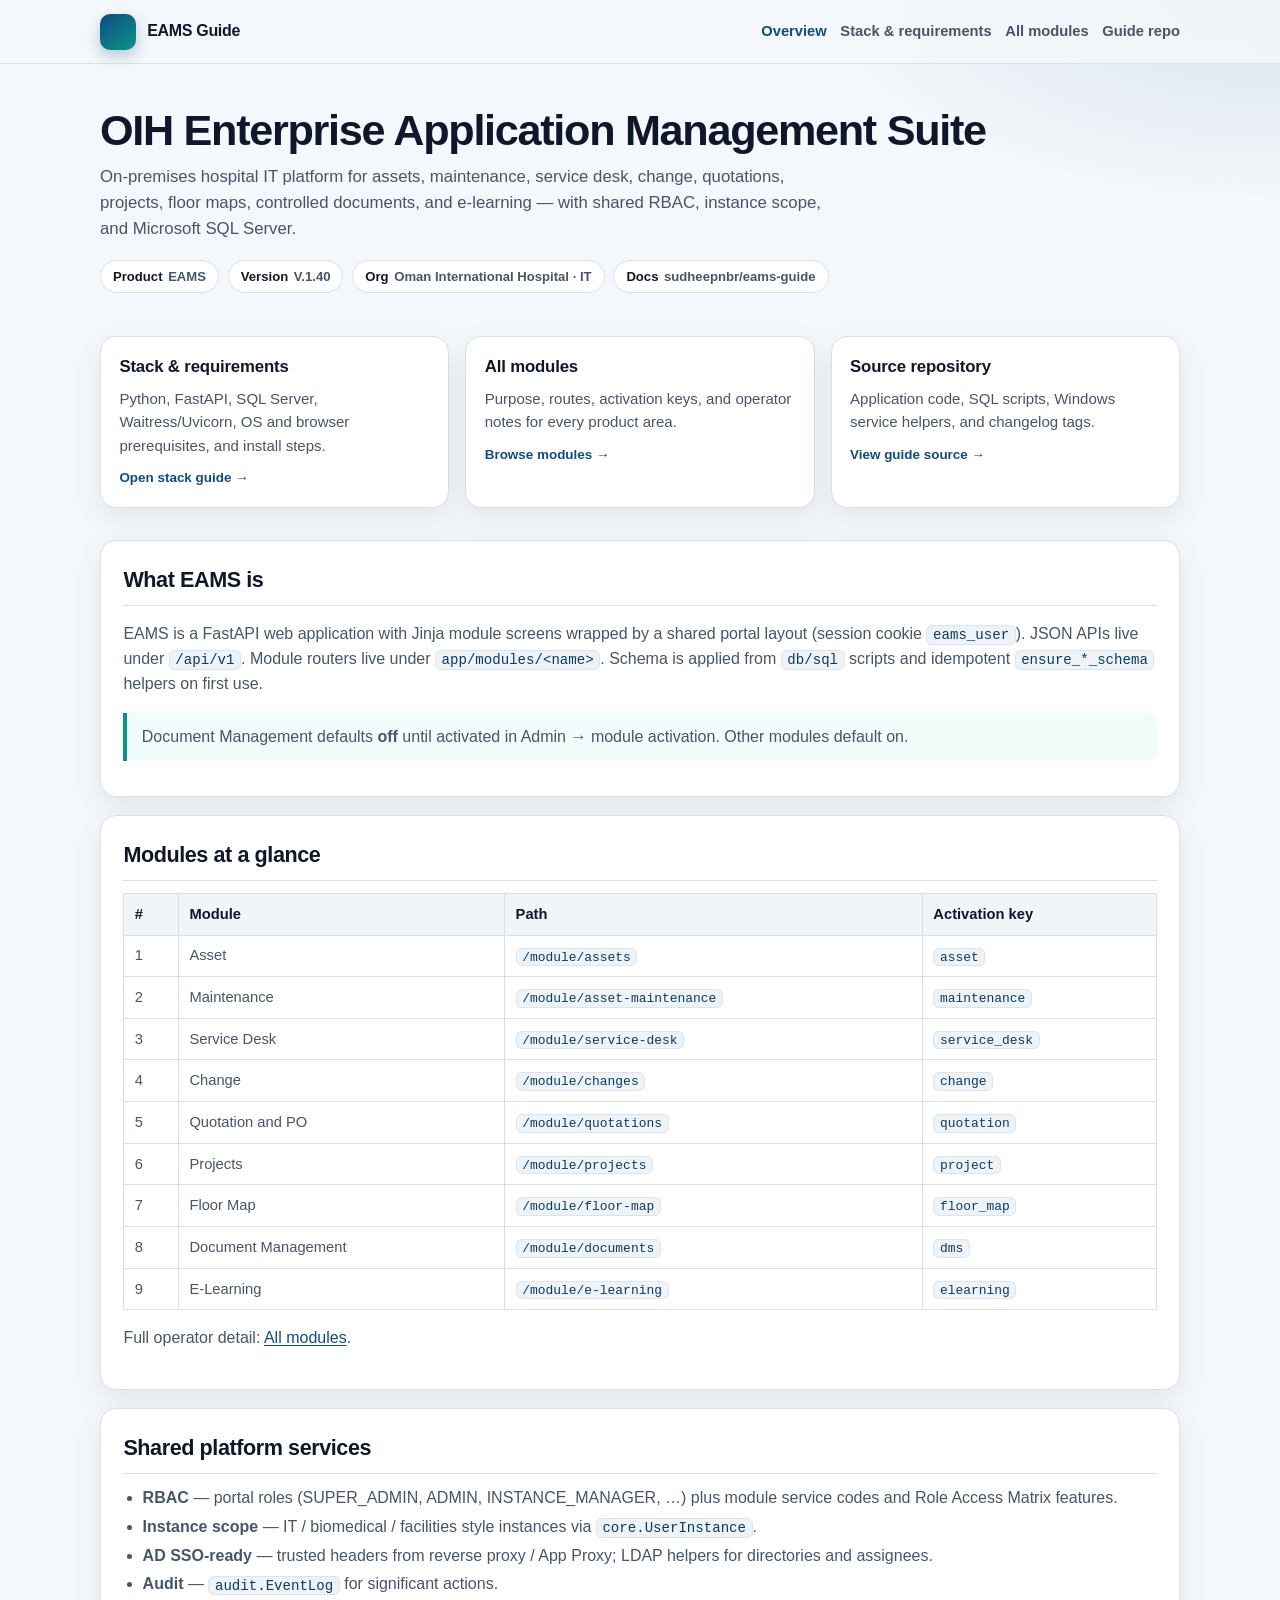
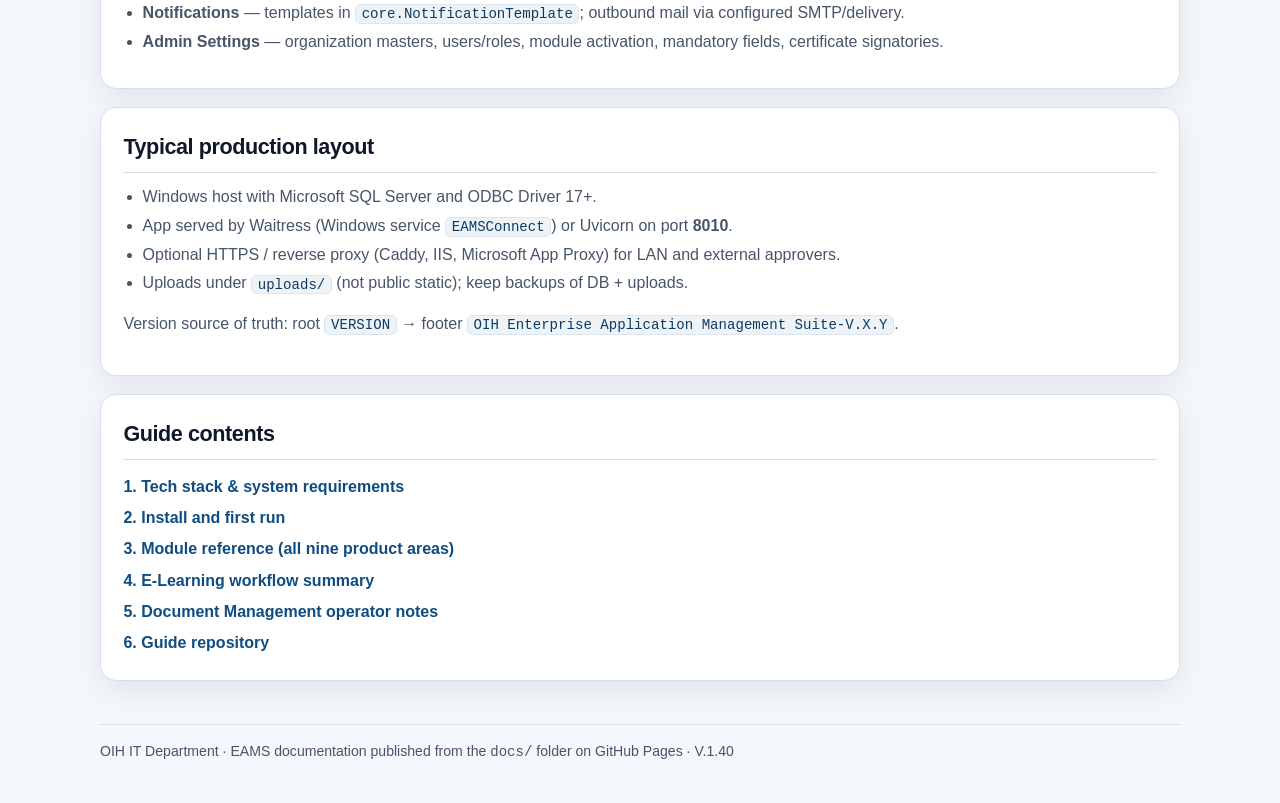
<file: index.html>
<!DOCTYPE html>
<html lang="en">
<head>
  <meta charset="utf-8">
  <meta name="viewport" content="width=device-width, initial-scale=1">
  <title>EAMS Guide — Oman International Hospital</title>
  <meta name="description" content="Complete guide, tech stack, and requirements for the OIH Enterprise Application Management Suite (EAMS).">
  <link rel="stylesheet" href="styles.css">
</head>
<body>
  <header class="topnav">
    <div class="wrap topnav-inner">
      <a class="brand" href="index.html"><span class="brand-mark" aria-hidden="true"></span>EAMS Guide</a>
      <nav class="nav-links" aria-label="Guide">
        <a class="is-on" href="index.html">Overview</a>
        <a href="stack-requirements.html">Stack &amp; requirements</a>
        <a href="modules.html">All modules</a>
        <a href="https://github.com/sudheepnbr/eams-guide">Guide repo</a>
      </nav>
    </div>
  </header>

  <main class="wrap">
    <div class="hero">
      <h1>OIH Enterprise Application Management Suite</h1>
      <p>
        On-premises hospital IT platform for assets, maintenance, service desk, change,
        quotations, projects, floor maps, controlled documents, and e-learning — with shared
        RBAC, instance scope, and Microsoft SQL Server.
      </p>
      <div class="meta">
        <span class="pill"><strong>Product</strong> EAMS</span>
        <span class="pill"><strong>Version</strong> V.1.40</span>
        <span class="pill"><strong>Org</strong> Oman International Hospital · IT</span>
        <span class="pill"><strong>Docs</strong> sudheepnbr/eams-guide</span>
      </div>
    </div>

    <div class="grid">
      <article class="card">
        <h3>Stack &amp; requirements</h3>
        <p>Python, FastAPI, SQL Server, Waitress/Uvicorn, OS and browser prerequisites, and install steps.</p>
        <a class="href" href="stack-requirements.html">Open stack guide →</a>
      </article>
      <article class="card">
        <h3>All modules</h3>
        <p>Purpose, routes, activation keys, and operator notes for every product area.</p>
        <a class="href" href="modules.html">Browse modules →</a>
      </article>
      <article class="card">
        <h3>Source repository</h3>
        <p>Application code, SQL scripts, Windows service helpers, and changelog tags.</p>
        <a class="href" href="https://github.com/sudheepnbr/eams-guide">View guide source →</a>
      </article>
    </div>

    <section id="what">
      <h2>What EAMS is</h2>
      <p>
        EAMS is a FastAPI web application with Jinja module screens wrapped by a shared portal layout
        (session cookie <code>eams_user</code>). JSON APIs live under <code>/api/v1</code>.
        Module routers live under <code>app/modules/&lt;name&gt;</code>. Schema is applied from
        <code>db/sql</code> scripts and idempotent <code>ensure_*_schema</code> helpers on first use.
      </p>
      <div class="note">
        Document Management defaults <strong>off</strong> until activated in Admin → module activation.
        Other modules default on.
      </div>
    </section>

    <section id="modules-at-a-glance">
      <h2>Modules at a glance</h2>
      <table>
        <thead>
          <tr><th>#</th><th>Module</th><th>Path</th><th>Activation key</th></tr>
        </thead>
        <tbody>
          <tr><td>1</td><td>Asset</td><td><code>/module/assets</code></td><td><code>asset</code></td></tr>
          <tr><td>2</td><td>Maintenance</td><td><code>/module/asset-maintenance</code></td><td><code>maintenance</code></td></tr>
          <tr><td>3</td><td>Service Desk</td><td><code>/module/service-desk</code></td><td><code>service_desk</code></td></tr>
          <tr><td>4</td><td>Change</td><td><code>/module/changes</code></td><td><code>change</code></td></tr>
          <tr><td>5</td><td>Quotation and PO</td><td><code>/module/quotations</code></td><td><code>quotation</code></td></tr>
          <tr><td>6</td><td>Projects</td><td><code>/module/projects</code></td><td><code>project</code></td></tr>
          <tr><td>7</td><td>Floor Map</td><td><code>/module/floor-map</code></td><td><code>floor_map</code></td></tr>
          <tr><td>8</td><td>Document Management</td><td><code>/module/documents</code></td><td><code>dms</code></td></tr>
          <tr><td>9</td><td>E-Learning</td><td><code>/module/e-learning</code></td><td><code>elearning</code></td></tr>
        </tbody>
      </table>
      <p>Full operator detail: <a href="modules.html">All modules</a>.</p>
    </section>

    <section id="platform">
      <h2>Shared platform services</h2>
      <ul>
        <li><strong>RBAC</strong> — portal roles (SUPER_ADMIN, ADMIN, INSTANCE_MANAGER, …) plus module service codes and Role Access Matrix features.</li>
        <li><strong>Instance scope</strong> — IT / biomedical / facilities style instances via <code>core.UserInstance</code>.</li>
        <li><strong>AD SSO-ready</strong> — trusted headers from reverse proxy / App Proxy; LDAP helpers for directories and assignees.</li>
        <li><strong>Audit</strong> — <code>audit.EventLog</code> for significant actions.</li>
        <li><strong>Notifications</strong> — templates in <code>core.NotificationTemplate</code>; outbound mail via configured SMTP/delivery.</li>
        <li><strong>Admin Settings</strong> — organization masters, users/roles, module activation, mandatory fields, certificate signatories.</li>
      </ul>
    </section>

    <section id="ops">
      <h2>Typical production layout</h2>
      <ul>
        <li>Windows host with Microsoft SQL Server and ODBC Driver 17+.</li>
        <li>App served by Waitress (Windows service <code>EAMSConnect</code>) or Uvicorn on port <strong>8010</strong>.</li>
        <li>Optional HTTPS / reverse proxy (Caddy, IIS, Microsoft App Proxy) for LAN and external approvers.</li>
        <li>Uploads under <code>uploads/</code> (not public static); keep backups of DB + uploads.</li>
      </ul>
      <p>Version source of truth: root <code>VERSION</code> → footer <code>OIH Enterprise Application Management Suite-V.X.Y</code>.</p>
    </section>

    <section id="toc">
      <h2>Guide contents</h2>
      <div class="toc">
        <a href="stack-requirements.html">1. Tech stack &amp; system requirements</a>
        <a href="stack-requirements.html#install">2. Install and first run</a>
        <a href="modules.html">3. Module reference (all nine product areas)</a>
        <a href="modules.html#elearning">4. E-Learning workflow summary</a>
        <a href="modules.html#dms">5. Document Management operator notes</a>
        <a href="https://github.com/sudheepnbr/eams-guide">6. Guide repository</a>
      </div>
    </section>
  </main>

  <footer>
    <div class="wrap">
      OIH IT Department · EAMS documentation published from the <code>docs/</code> folder on GitHub Pages · V.1.40
    </div>
  </footer>
</body>
</html>
</file>
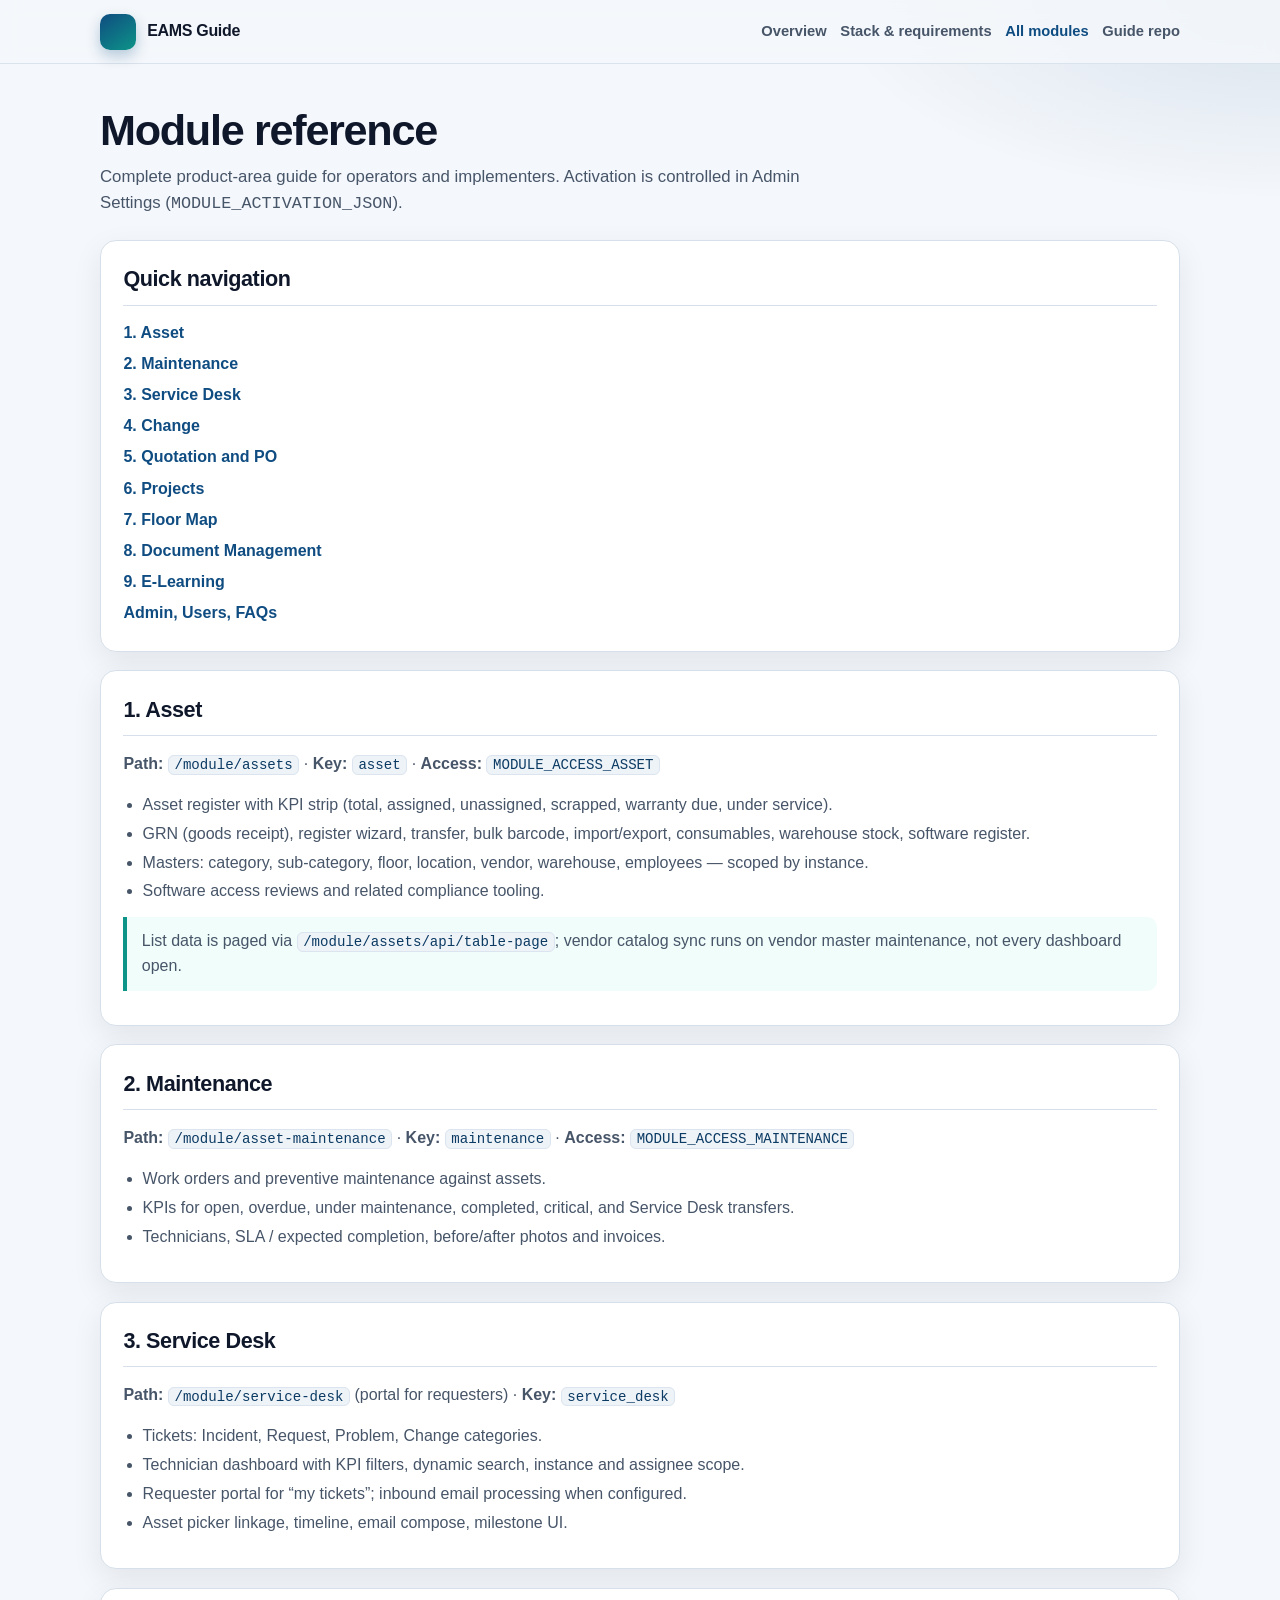
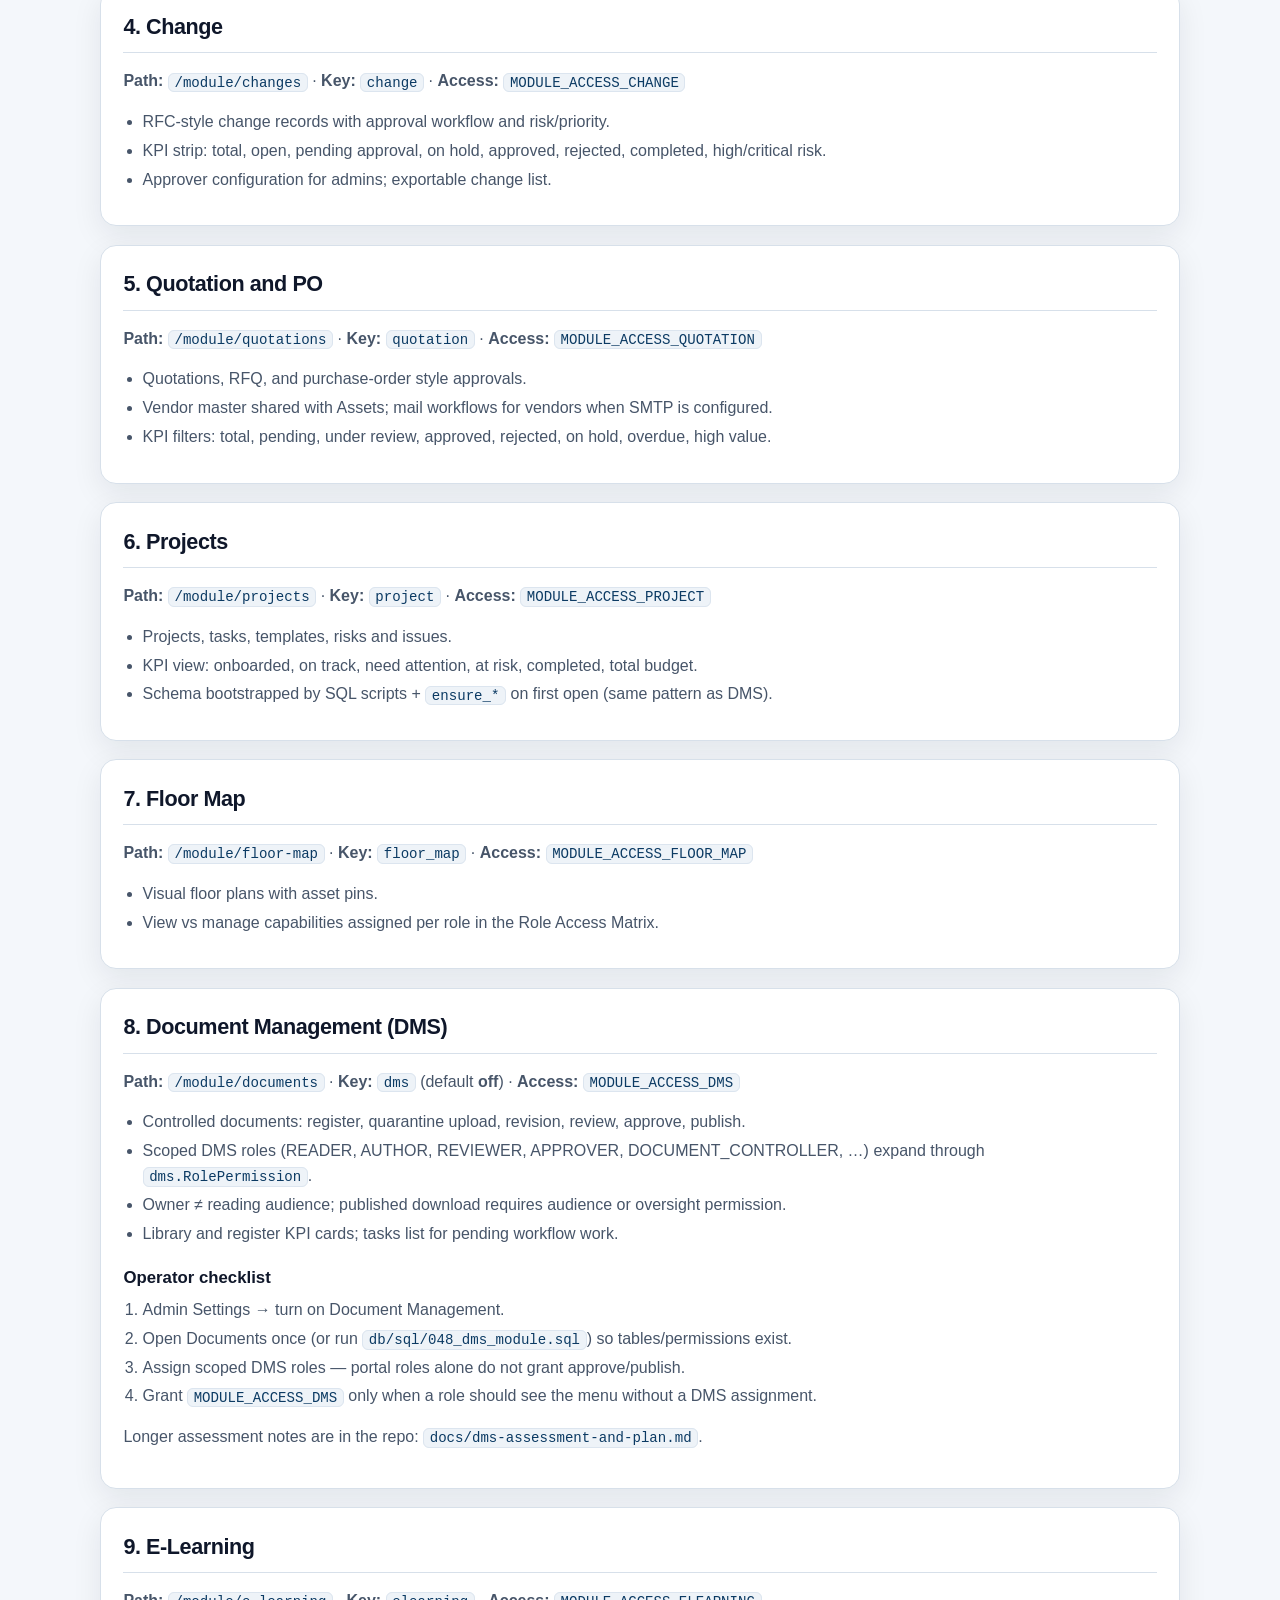
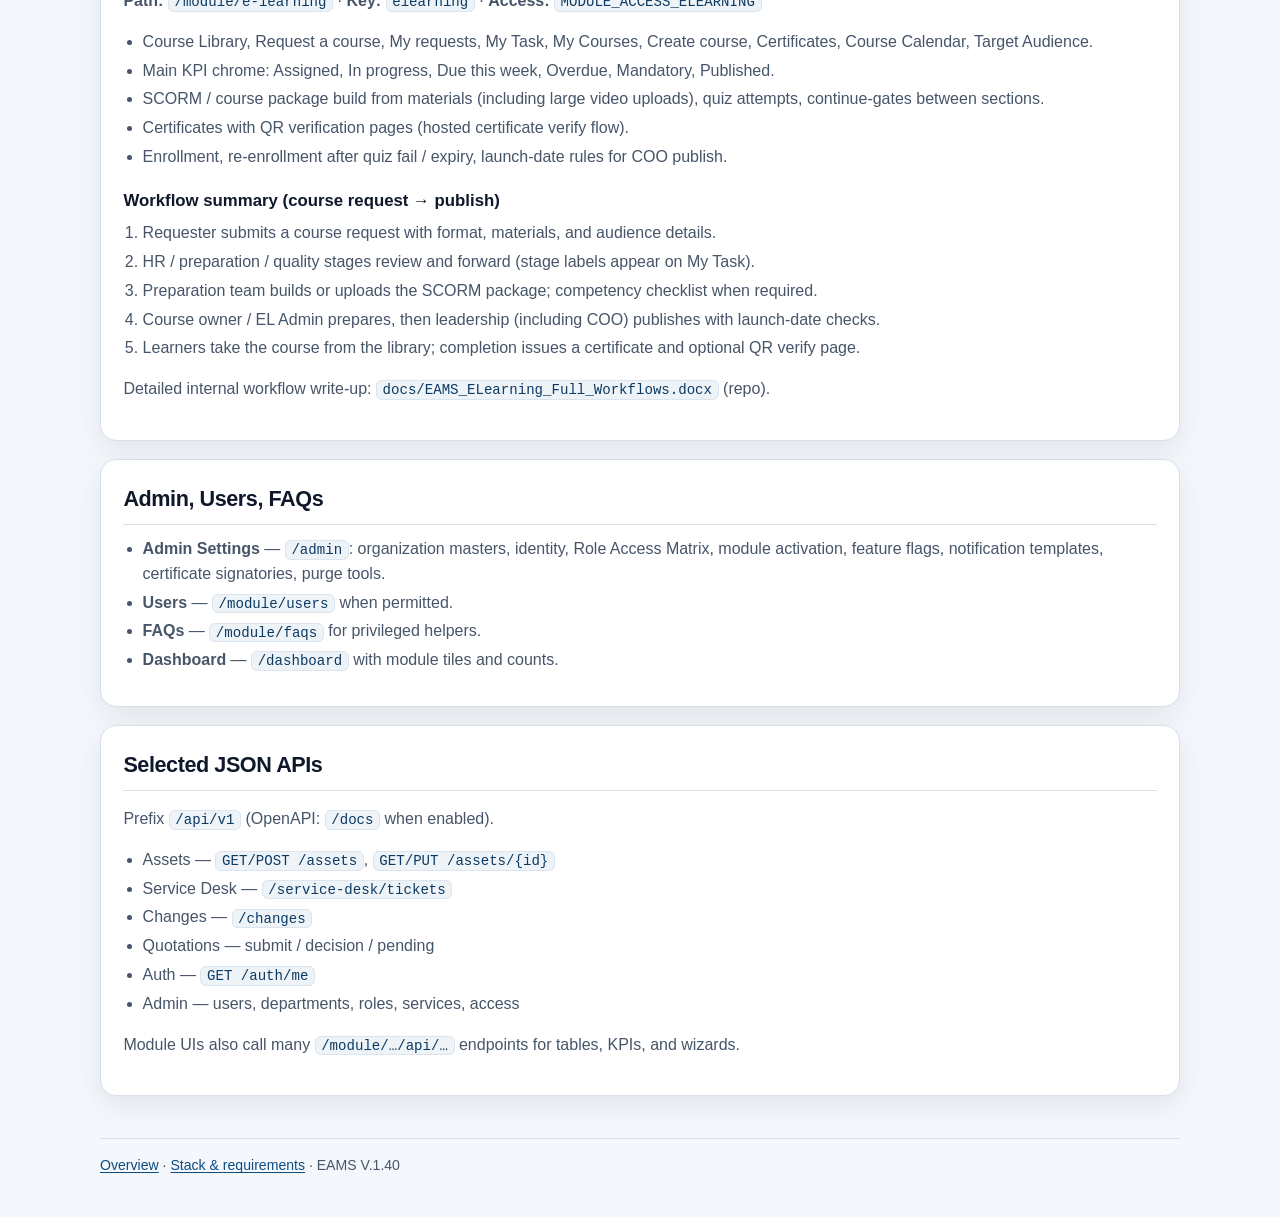
<file: modules.html>
<!DOCTYPE html>
<html lang="en">
<head>
  <meta charset="utf-8">
  <meta name="viewport" content="width=device-width, initial-scale=1">
  <title>All modules — EAMS Guide</title>
  <link rel="stylesheet" href="styles.css">
</head>
<body>
  <header class="topnav">
    <div class="wrap topnav-inner">
      <a class="brand" href="index.html"><span class="brand-mark" aria-hidden="true"></span>EAMS Guide</a>
      <nav class="nav-links" aria-label="Guide">
        <a href="index.html">Overview</a>
        <a href="stack-requirements.html">Stack &amp; requirements</a>
        <a class="is-on" href="modules.html">All modules</a>
        <a href="https://github.com/sudheepnbr/eams-guide">Guide repo</a>
      </nav>
    </div>
  </header>

  <main class="wrap">
    <div class="hero">
      <h1>Module reference</h1>
      <p>Complete product-area guide for operators and implementers. Activation is controlled in Admin Settings (<code>MODULE_ACTIVATION_JSON</code>).</p>
    </div>

    <section>
      <h2>Quick navigation</h2>
      <div class="toc">
        <a href="#asset">1. Asset</a>
        <a href="#maintenance">2. Maintenance</a>
        <a href="#service-desk">3. Service Desk</a>
        <a href="#change">4. Change</a>
        <a href="#quotation">5. Quotation and PO</a>
        <a href="#projects">6. Projects</a>
        <a href="#floor-map">7. Floor Map</a>
        <a href="#dms">8. Document Management</a>
        <a href="#elearning">9. E-Learning</a>
        <a href="#admin">Admin, Users, FAQs</a>
      </div>
    </section>

    <section id="asset">
      <h2>1. Asset</h2>
      <p><strong>Path:</strong> <code>/module/assets</code> · <strong>Key:</strong> <code>asset</code> · <strong>Access:</strong> <code>MODULE_ACCESS_ASSET</code></p>
      <ul>
        <li>Asset register with KPI strip (total, assigned, unassigned, scrapped, warranty due, under service).</li>
        <li>GRN (goods receipt), register wizard, transfer, bulk barcode, import/export, consumables, warehouse stock, software register.</li>
        <li>Masters: category, sub-category, floor, location, vendor, warehouse, employees — scoped by instance.</li>
        <li>Software access reviews and related compliance tooling.</li>
      </ul>
      <p class="note">List data is paged via <code>/module/assets/api/table-page</code>; vendor catalog sync runs on vendor master maintenance, not every dashboard open.</p>
    </section>

    <section id="maintenance">
      <h2>2. Maintenance</h2>
      <p><strong>Path:</strong> <code>/module/asset-maintenance</code> · <strong>Key:</strong> <code>maintenance</code> · <strong>Access:</strong> <code>MODULE_ACCESS_MAINTENANCE</code></p>
      <ul>
        <li>Work orders and preventive maintenance against assets.</li>
        <li>KPIs for open, overdue, under maintenance, completed, critical, and Service Desk transfers.</li>
        <li>Technicians, SLA / expected completion, before/after photos and invoices.</li>
      </ul>
    </section>

    <section id="service-desk">
      <h2>3. Service Desk</h2>
      <p><strong>Path:</strong> <code>/module/service-desk</code> (portal for requesters) · <strong>Key:</strong> <code>service_desk</code></p>
      <ul>
        <li>Tickets: Incident, Request, Problem, Change categories.</li>
        <li>Technician dashboard with KPI filters, dynamic search, instance and assignee scope.</li>
        <li>Requester portal for “my tickets”; inbound email processing when configured.</li>
        <li>Asset picker linkage, timeline, email compose, milestone UI.</li>
      </ul>
    </section>

    <section id="change">
      <h2>4. Change</h2>
      <p><strong>Path:</strong> <code>/module/changes</code> · <strong>Key:</strong> <code>change</code> · <strong>Access:</strong> <code>MODULE_ACCESS_CHANGE</code></p>
      <ul>
        <li>RFC-style change records with approval workflow and risk/priority.</li>
        <li>KPI strip: total, open, pending approval, on hold, approved, rejected, completed, high/critical risk.</li>
        <li>Approver configuration for admins; exportable change list.</li>
      </ul>
    </section>

    <section id="quotation">
      <h2>5. Quotation and PO</h2>
      <p><strong>Path:</strong> <code>/module/quotations</code> · <strong>Key:</strong> <code>quotation</code> · <strong>Access:</strong> <code>MODULE_ACCESS_QUOTATION</code></p>
      <ul>
        <li>Quotations, RFQ, and purchase-order style approvals.</li>
        <li>Vendor master shared with Assets; mail workflows for vendors when SMTP is configured.</li>
        <li>KPI filters: total, pending, under review, approved, rejected, on hold, overdue, high value.</li>
      </ul>
    </section>

    <section id="projects">
      <h2>6. Projects</h2>
      <p><strong>Path:</strong> <code>/module/projects</code> · <strong>Key:</strong> <code>project</code> · <strong>Access:</strong> <code>MODULE_ACCESS_PROJECT</code></p>
      <ul>
        <li>Projects, tasks, templates, risks and issues.</li>
        <li>KPI view: onboarded, on track, need attention, at risk, completed, total budget.</li>
        <li>Schema bootstrapped by SQL scripts + <code>ensure_*</code> on first open (same pattern as DMS).</li>
      </ul>
    </section>

    <section id="floor-map">
      <h2>7. Floor Map</h2>
      <p><strong>Path:</strong> <code>/module/floor-map</code> · <strong>Key:</strong> <code>floor_map</code> · <strong>Access:</strong> <code>MODULE_ACCESS_FLOOR_MAP</code></p>
      <ul>
        <li>Visual floor plans with asset pins.</li>
        <li>View vs manage capabilities assigned per role in the Role Access Matrix.</li>
      </ul>
    </section>

    <section id="dms">
      <h2>8. Document Management (DMS)</h2>
      <p><strong>Path:</strong> <code>/module/documents</code> · <strong>Key:</strong> <code>dms</code> (default <strong>off</strong>) · <strong>Access:</strong> <code>MODULE_ACCESS_DMS</code></p>
      <ul>
        <li>Controlled documents: register, quarantine upload, revision, review, approve, publish.</li>
        <li>Scoped DMS roles (READER, AUTHOR, REVIEWER, APPROVER, DOCUMENT_CONTROLLER, …) expand through <code>dms.RolePermission</code>.</li>
        <li>Owner ≠ reading audience; published download requires audience or oversight permission.</li>
        <li>Library and register KPI cards; tasks list for pending workflow work.</li>
      </ul>
      <h3>Operator checklist</h3>
      <ol>
        <li>Admin Settings → turn on Document Management.</li>
        <li>Open Documents once (or run <code>db/sql/048_dms_module.sql</code>) so tables/permissions exist.</li>
        <li>Assign scoped DMS roles — portal roles alone do not grant approve/publish.</li>
        <li>Grant <code>MODULE_ACCESS_DMS</code> only when a role should see the menu without a DMS assignment.</li>
      </ol>
      <p>Longer assessment notes are in the repo: <code>docs/dms-assessment-and-plan.md</code>.</p>
    </section>

    <section id="elearning">
      <h2>9. E-Learning</h2>
      <p><strong>Path:</strong> <code>/module/e-learning</code> · <strong>Key:</strong> <code>elearning</code> · <strong>Access:</strong> <code>MODULE_ACCESS_ELEARNING</code></p>
      <ul>
        <li>Course Library, Request a course, My requests, My Task, My Courses, Create course, Certificates, Course Calendar, Target Audience.</li>
        <li>Main KPI chrome: Assigned, In progress, Due this week, Overdue, Mandatory, Published.</li>
        <li>SCORM / course package build from materials (including large video uploads), quiz attempts, continue-gates between sections.</li>
        <li>Certificates with QR verification pages (hosted certificate verify flow).</li>
        <li>Enrollment, re-enrollment after quiz fail / expiry, launch-date rules for COO publish.</li>
      </ul>
      <h3>Workflow summary (course request → publish)</h3>
      <ol>
        <li>Requester submits a course request with format, materials, and audience details.</li>
        <li>HR / preparation / quality stages review and forward (stage labels appear on My Task).</li>
        <li>Preparation team builds or uploads the SCORM package; competency checklist when required.</li>
        <li>Course owner / EL Admin prepares, then leadership (including COO) publishes with launch-date checks.</li>
        <li>Learners take the course from the library; completion issues a certificate and optional QR verify page.</li>
      </ol>
      <p>Detailed internal workflow write-up: <code>docs/EAMS_ELearning_Full_Workflows.docx</code> (repo).</p>
    </section>

    <section id="admin">
      <h2>Admin, Users, FAQs</h2>
      <ul>
        <li><strong>Admin Settings</strong> — <code>/admin</code>: organization masters, identity, Role Access Matrix, module activation, feature flags, notification templates, certificate signatories, purge tools.</li>
        <li><strong>Users</strong> — <code>/module/users</code> when permitted.</li>
        <li><strong>FAQs</strong> — <code>/module/faqs</code> for privileged helpers.</li>
        <li><strong>Dashboard</strong> — <code>/dashboard</code> with module tiles and counts.</li>
      </ul>
    </section>

    <section id="api">
      <h2>Selected JSON APIs</h2>
      <p>Prefix <code>/api/v1</code> (OpenAPI: <code>/docs</code> when enabled).</p>
      <ul>
        <li>Assets — <code>GET/POST /assets</code>, <code>GET/PUT /assets/{id}</code></li>
        <li>Service Desk — <code>/service-desk/tickets</code></li>
        <li>Changes — <code>/changes</code></li>
        <li>Quotations — submit / decision / pending</li>
        <li>Auth — <code>GET /auth/me</code></li>
        <li>Admin — users, departments, roles, services, access</li>
      </ul>
      <p>Module UIs also call many <code>/module/…/api/…</code> endpoints for tables, KPIs, and wizards.</p>
    </section>
  </main>

  <footer>
    <div class="wrap">
      <a href="index.html">Overview</a> · <a href="stack-requirements.html">Stack &amp; requirements</a> · EAMS V.1.40
    </div>
  </footer>
</body>
</html>
</file>
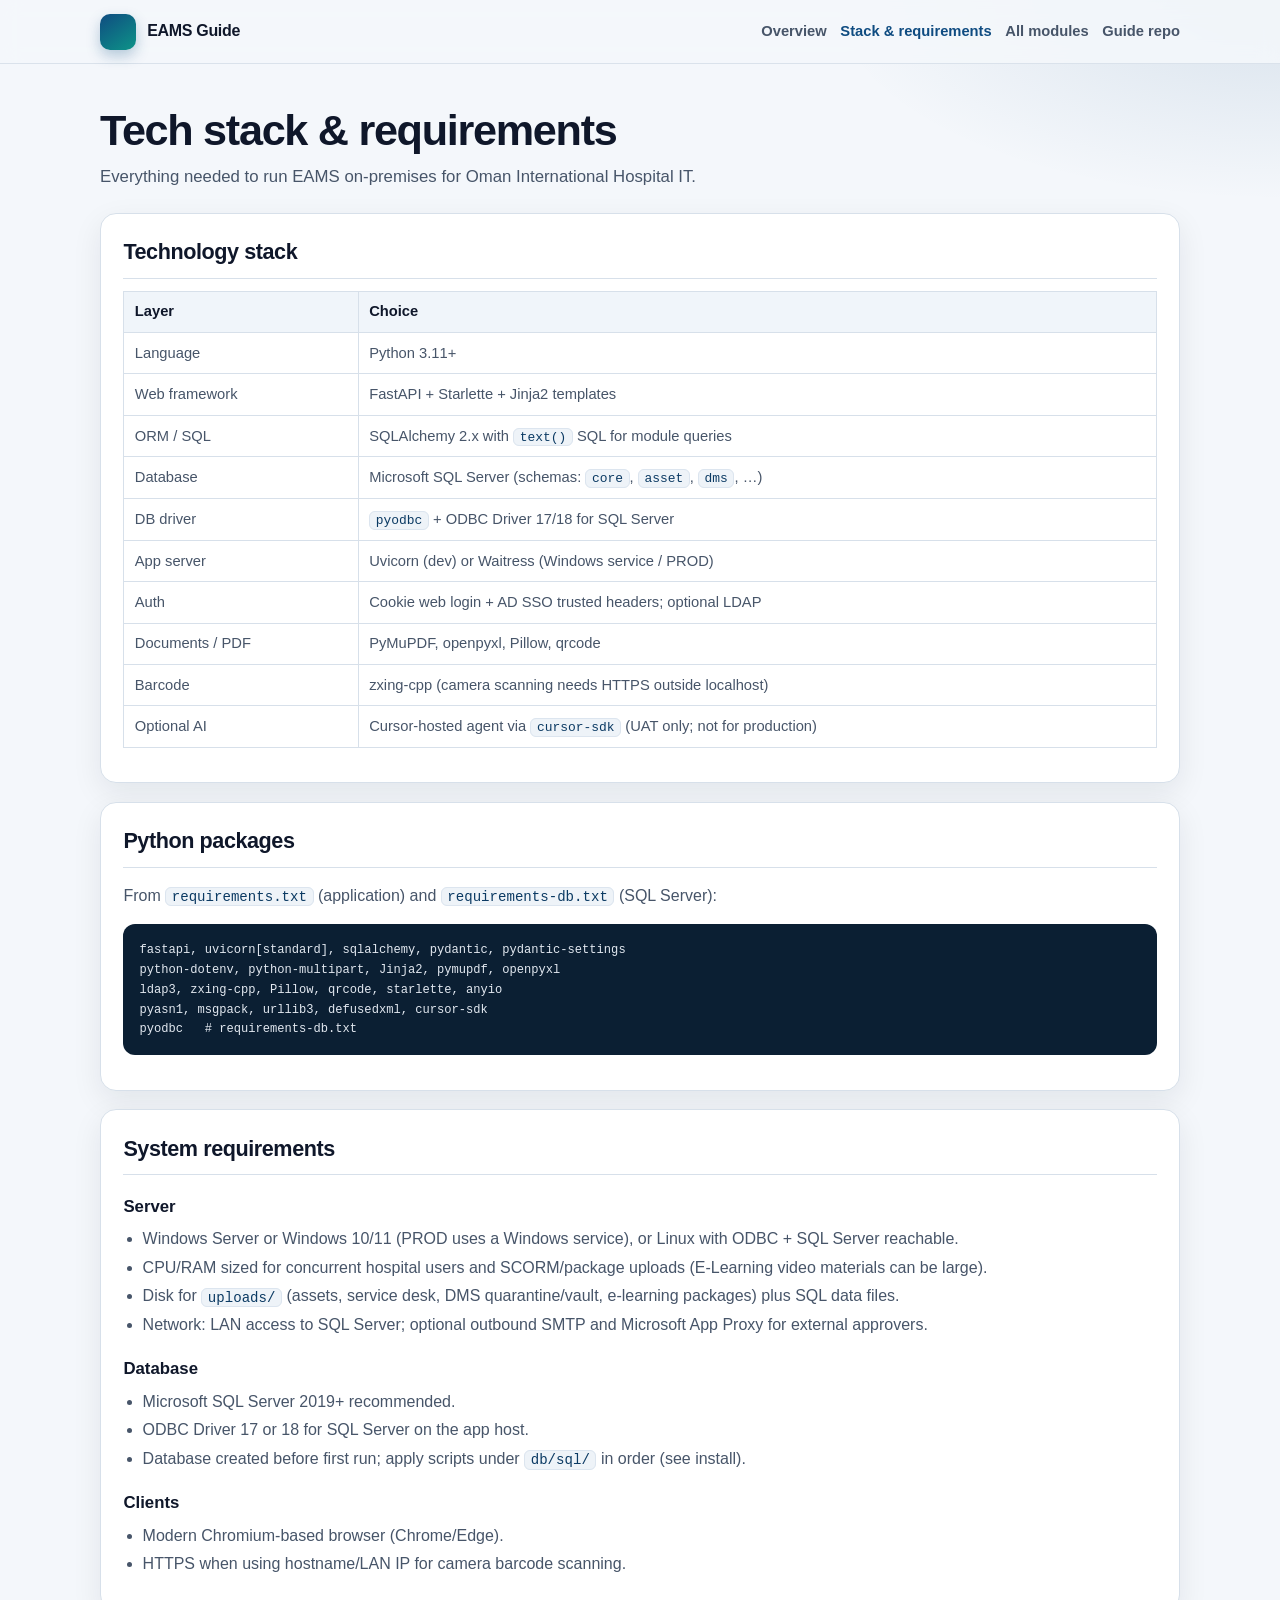
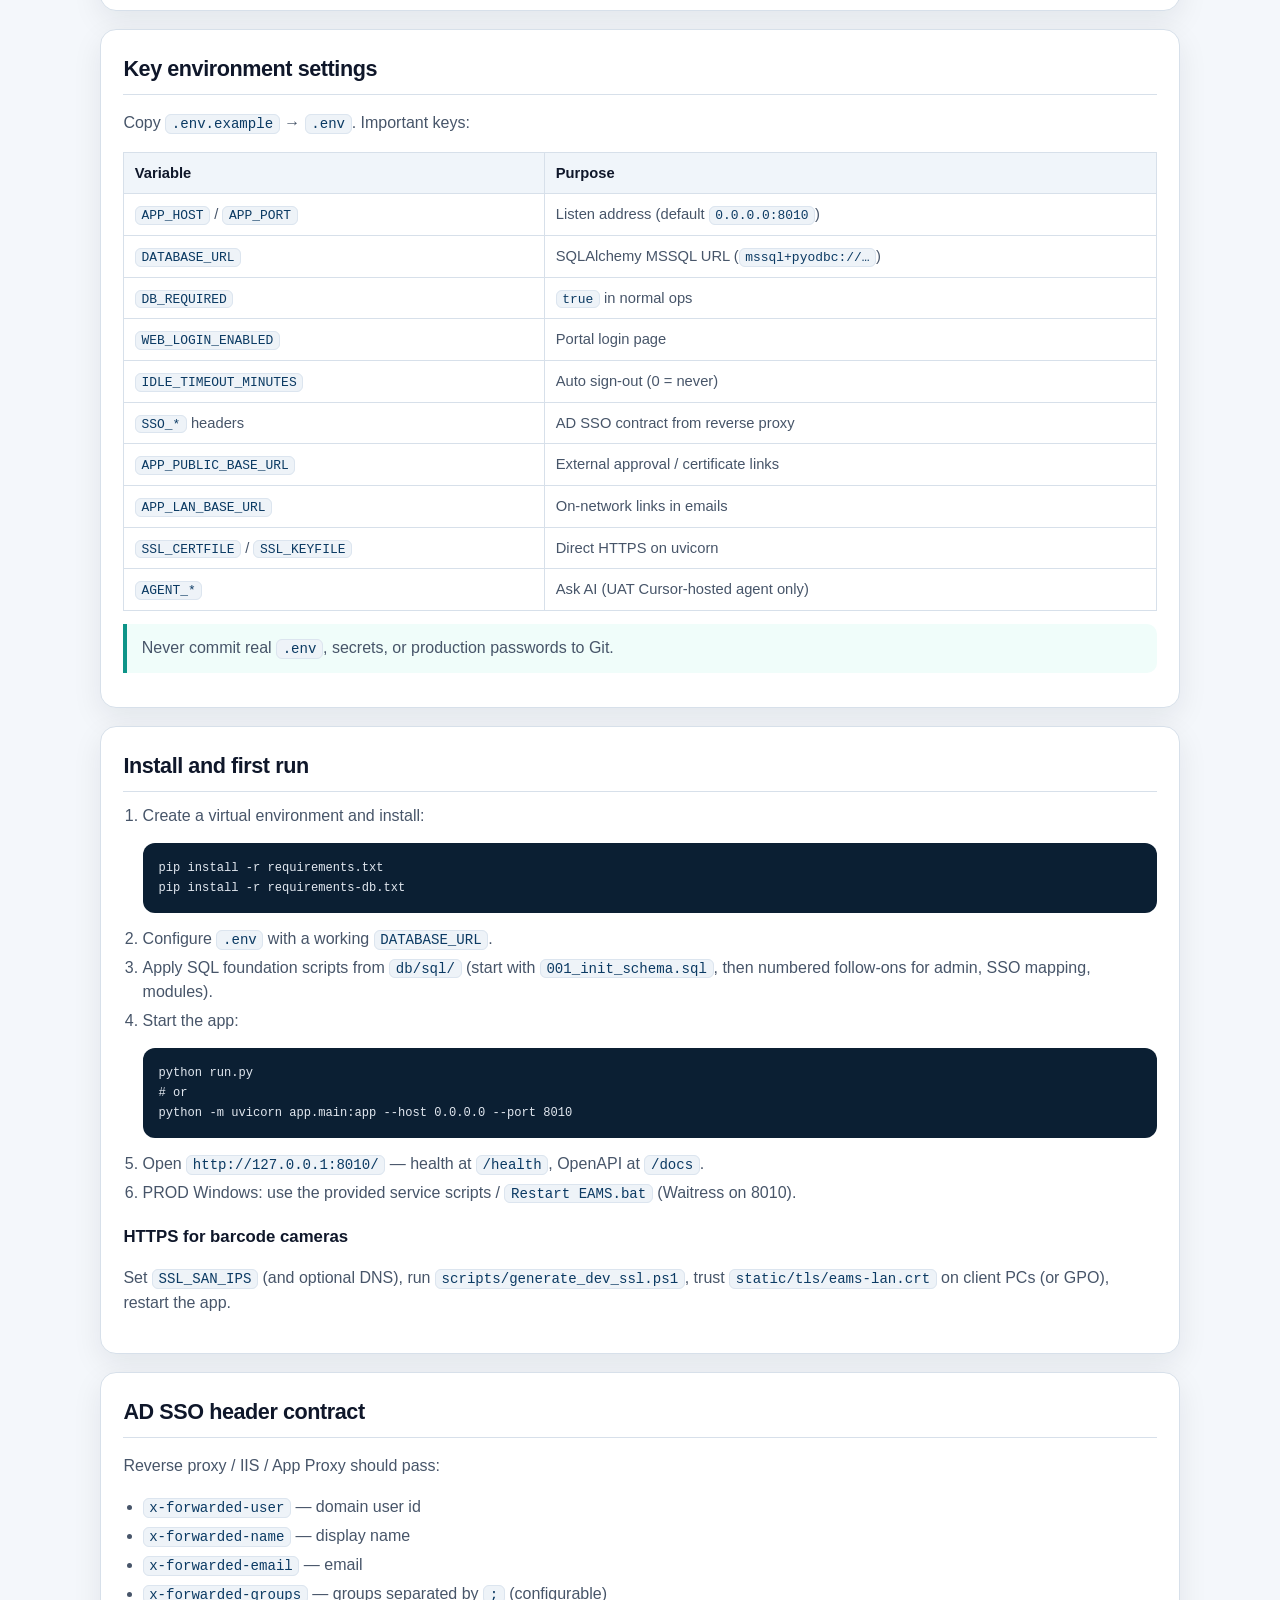
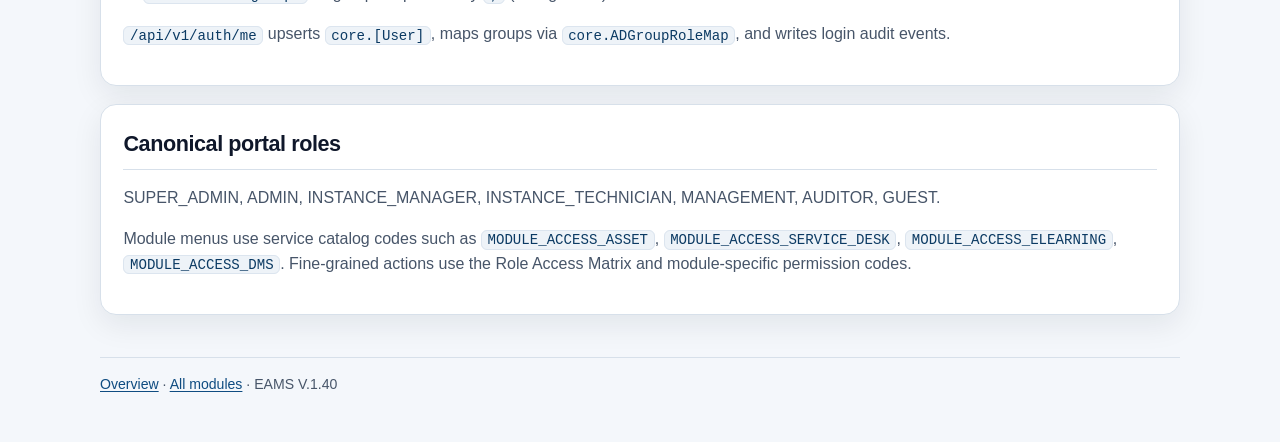
<file: stack-requirements.html>
<!DOCTYPE html>
<html lang="en">
<head>
  <meta charset="utf-8">
  <meta name="viewport" content="width=device-width, initial-scale=1">
  <title>Stack &amp; requirements — EAMS Guide</title>
  <link rel="stylesheet" href="styles.css">
</head>
<body>
  <header class="topnav">
    <div class="wrap topnav-inner">
      <a class="brand" href="index.html"><span class="brand-mark" aria-hidden="true"></span>EAMS Guide</a>
      <nav class="nav-links" aria-label="Guide">
        <a href="index.html">Overview</a>
        <a class="is-on" href="stack-requirements.html">Stack &amp; requirements</a>
        <a href="modules.html">All modules</a>
        <a href="https://github.com/sudheepnbr/eams-guide">Guide repo</a>
      </nav>
    </div>
  </header>

  <main class="wrap">
    <div class="hero">
      <h1>Tech stack &amp; requirements</h1>
      <p>Everything needed to run EAMS on-premises for Oman International Hospital IT.</p>
    </div>

    <section id="stack">
      <h2>Technology stack</h2>
      <table>
        <thead><tr><th>Layer</th><th>Choice</th></tr></thead>
        <tbody>
          <tr><td>Language</td><td>Python 3.11+</td></tr>
          <tr><td>Web framework</td><td>FastAPI + Starlette + Jinja2 templates</td></tr>
          <tr><td>ORM / SQL</td><td>SQLAlchemy 2.x with <code>text()</code> SQL for module queries</td></tr>
          <tr><td>Database</td><td>Microsoft SQL Server (schemas: <code>core</code>, <code>asset</code>, <code>dms</code>, …)</td></tr>
          <tr><td>DB driver</td><td><code>pyodbc</code> + ODBC Driver 17/18 for SQL Server</td></tr>
          <tr><td>App server</td><td>Uvicorn (dev) or Waitress (Windows service / PROD)</td></tr>
          <tr><td>Auth</td><td>Cookie web login + AD SSO trusted headers; optional LDAP</td></tr>
          <tr><td>Documents / PDF</td><td>PyMuPDF, openpyxl, Pillow, qrcode</td></tr>
          <tr><td>Barcode</td><td>zxing-cpp (camera scanning needs HTTPS outside localhost)</td></tr>
          <tr><td>Optional AI</td><td>Cursor-hosted agent via <code>cursor-sdk</code> (UAT only; not for production)</td></tr>
        </tbody>
      </table>
    </section>

    <section id="python-deps">
      <h2>Python packages</h2>
      <p>From <code>requirements.txt</code> (application) and <code>requirements-db.txt</code> (SQL Server):</p>
      <pre><code>fastapi, uvicorn[standard], sqlalchemy, pydantic, pydantic-settings
python-dotenv, python-multipart, Jinja2, pymupdf, openpyxl
ldap3, zxing-cpp, Pillow, qrcode, starlette, anyio
pyasn1, msgpack, urllib3, defusedxml, cursor-sdk
pyodbc   # requirements-db.txt</code></pre>
    </section>

    <section id="system">
      <h2>System requirements</h2>
      <h3>Server</h3>
      <ul>
        <li>Windows Server or Windows 10/11 (PROD uses a Windows service), or Linux with ODBC + SQL Server reachable.</li>
        <li>CPU/RAM sized for concurrent hospital users and SCORM/package uploads (E-Learning video materials can be large).</li>
        <li>Disk for <code>uploads/</code> (assets, service desk, DMS quarantine/vault, e-learning packages) plus SQL data files.</li>
        <li>Network: LAN access to SQL Server; optional outbound SMTP and Microsoft App Proxy for external approvers.</li>
      </ul>
      <h3>Database</h3>
      <ul>
        <li>Microsoft SQL Server 2019+ recommended.</li>
        <li>ODBC Driver 17 or 18 for SQL Server on the app host.</li>
        <li>Database created before first run; apply scripts under <code>db/sql/</code> in order (see install).</li>
      </ul>
      <h3>Clients</h3>
      <ul>
        <li>Modern Chromium-based browser (Chrome/Edge).</li>
        <li>HTTPS when using hostname/LAN IP for camera barcode scanning.</li>
      </ul>
    </section>

    <section id="env">
      <h2>Key environment settings</h2>
      <p>Copy <code>.env.example</code> → <code>.env</code>. Important keys:</p>
      <table>
        <thead><tr><th>Variable</th><th>Purpose</th></tr></thead>
        <tbody>
          <tr><td><code>APP_HOST</code> / <code>APP_PORT</code></td><td>Listen address (default <code>0.0.0.0:8010</code>)</td></tr>
          <tr><td><code>DATABASE_URL</code></td><td>SQLAlchemy MSSQL URL (<code>mssql+pyodbc://…</code>)</td></tr>
          <tr><td><code>DB_REQUIRED</code></td><td><code>true</code> in normal ops</td></tr>
          <tr><td><code>WEB_LOGIN_ENABLED</code></td><td>Portal login page</td></tr>
          <tr><td><code>IDLE_TIMEOUT_MINUTES</code></td><td>Auto sign-out (0 = never)</td></tr>
          <tr><td><code>SSO_*</code> headers</td><td>AD SSO contract from reverse proxy</td></tr>
          <tr><td><code>APP_PUBLIC_BASE_URL</code></td><td>External approval / certificate links</td></tr>
          <tr><td><code>APP_LAN_BASE_URL</code></td><td>On-network links in emails</td></tr>
          <tr><td><code>SSL_CERTFILE</code> / <code>SSL_KEYFILE</code></td><td>Direct HTTPS on uvicorn</td></tr>
          <tr><td><code>AGENT_*</code></td><td>Ask AI (UAT Cursor-hosted agent only)</td></tr>
        </tbody>
      </table>
      <div class="note">Never commit real <code>.env</code>, secrets, or production passwords to Git.</div>
    </section>

    <section id="install">
      <h2>Install and first run</h2>
      <ol>
        <li>Create a virtual environment and install:
          <pre><code>pip install -r requirements.txt
pip install -r requirements-db.txt</code></pre>
        </li>
        <li>Configure <code>.env</code> with a working <code>DATABASE_URL</code>.</li>
        <li>Apply SQL foundation scripts from <code>db/sql/</code> (start with <code>001_init_schema.sql</code>, then numbered follow-ons for admin, SSO mapping, modules).</li>
        <li>Start the app:
          <pre><code>python run.py
# or
python -m uvicorn app.main:app --host 0.0.0.0 --port 8010</code></pre>
        </li>
        <li>Open <code>http://127.0.0.1:8010/</code> — health at <code>/health</code>, OpenAPI at <code>/docs</code>.</li>
        <li>PROD Windows: use the provided service scripts / <code>Restart EAMS.bat</code> (Waitress on 8010).</li>
      </ol>
      <h3>HTTPS for barcode cameras</h3>
      <p>
        Set <code>SSL_SAN_IPS</code> (and optional DNS), run <code>scripts/generate_dev_ssl.ps1</code>,
        trust <code>static/tls/eams-lan.crt</code> on client PCs (or GPO), restart the app.
      </p>
    </section>

    <section id="sso">
      <h2>AD SSO header contract</h2>
      <p>Reverse proxy / IIS / App Proxy should pass:</p>
      <ul>
        <li><code>x-forwarded-user</code> — domain user id</li>
        <li><code>x-forwarded-name</code> — display name</li>
        <li><code>x-forwarded-email</code> — email</li>
        <li><code>x-forwarded-groups</code> — groups separated by <code>;</code> (configurable)</li>
      </ul>
      <p>
        <code>/api/v1/auth/me</code> upserts <code>core.[User]</code>, maps groups via <code>core.ADGroupRoleMap</code>,
        and writes login audit events.
      </p>
    </section>

    <section id="roles">
      <h2>Canonical portal roles</h2>
      <p>SUPER_ADMIN, ADMIN, INSTANCE_MANAGER, INSTANCE_TECHNICIAN, MANAGEMENT, AUDITOR, GUEST.</p>
      <p>
        Module menus use service catalog codes such as <code>MODULE_ACCESS_ASSET</code>,
        <code>MODULE_ACCESS_SERVICE_DESK</code>, <code>MODULE_ACCESS_ELEARNING</code>, <code>MODULE_ACCESS_DMS</code>.
        Fine-grained actions use the Role Access Matrix and module-specific permission codes.
      </p>
    </section>
  </main>

  <footer>
    <div class="wrap">
      <a href="index.html">Overview</a> · <a href="modules.html">All modules</a> · EAMS V.1.40
    </div>
  </footer>
</body>
</html>
</file>
<file: styles.css>
:root {
  --bg: #f4f7fb;
  --surface: #ffffff;
  --ink: #0f172a;
  --muted: #475569;
  --line: #d7e0ea;
  --brand: #0f4c81;
  --brand-2: #0d9488;
  --accent: #c9a227;
  --shadow: 0 10px 30px rgba(15, 23, 42, 0.08);
  --radius: 16px;
  --max: 1080px;
  --font: "Segoe UI", "Helvetica Neue", Arial, sans-serif;
}

* { box-sizing: border-box; }
html { scroll-behavior: smooth; }
body {
  margin: 0;
  font-family: var(--font);
  color: var(--ink);
  background:
    radial-gradient(1200px 500px at 10% -10%, rgba(13, 148, 136, 0.12), transparent 55%),
    radial-gradient(900px 400px at 100% 0%, rgba(15, 76, 129, 0.12), transparent 50%),
    var(--bg);
  line-height: 1.55;
}

a { color: var(--brand); text-decoration-thickness: 1px; text-underline-offset: 2px; }
a:hover { color: var(--brand-2); }

.wrap { width: min(var(--max), calc(100% - 2rem)); margin: 0 auto; }

.topnav {
  position: sticky; top: 0; z-index: 20;
  backdrop-filter: blur(10px);
  background: rgba(244, 247, 251, 0.88);
  border-bottom: 1px solid rgba(215, 224, 234, 0.9);
}
.topnav-inner {
  display: flex; align-items: center; justify-content: space-between;
  gap: 1rem; padding: 0.85rem 0; flex-wrap: wrap;
}
.brand {
  display: flex; align-items: center; gap: 0.7rem;
  color: inherit; text-decoration: none; font-weight: 800; letter-spacing: -0.02em;
}
.brand-mark {
  width: 36px; height: 36px; border-radius: 10px;
  background: linear-gradient(145deg, var(--brand), var(--brand-2));
  box-shadow: 0 6px 14px rgba(15, 76, 129, 0.28);
}
.nav-links { display: flex; gap: 0.85rem; flex-wrap: wrap; font-weight: 650; font-size: 0.92rem; }
.nav-links a { text-decoration: none; color: var(--muted); }
.nav-links a:hover, .nav-links a.is-on { color: var(--brand); }

.hero {
  padding: 2.6rem 0 1.4rem;
}
.hero h1 {
  margin: 0 0 0.55rem;
  font-size: clamp(1.85rem, 4vw, 2.7rem);
  letter-spacing: -0.03em;
  line-height: 1.15;
}
.hero p { margin: 0; max-width: 46rem; color: var(--muted); font-size: 1.05rem; }
.meta {
  display: flex; gap: 0.55rem; flex-wrap: wrap; margin-top: 1.1rem;
}
.pill {
  display: inline-flex; align-items: center; gap: 0.35rem;
  border: 1px solid var(--line); background: var(--surface);
  border-radius: 999px; padding: 0.35rem 0.75rem;
  font-size: 0.82rem; font-weight: 700; color: var(--muted);
}
.pill strong { color: var(--ink); font-weight: 800; }

.grid {
  display: grid;
  grid-template-columns: repeat(auto-fit, minmax(240px, 1fr));
  gap: 1rem;
  margin: 1.25rem 0 2rem;
}
.card {
  background: var(--surface);
  border: 1px solid var(--line);
  border-radius: var(--radius);
  padding: 1.1rem 1.15rem;
  box-shadow: var(--shadow);
}
.card h3 { margin: 0 0 0.4rem; font-size: 1.05rem; letter-spacing: -0.01em; }
.card p { margin: 0; color: var(--muted); font-size: 0.94rem; }
.card .href {
  display: inline-block; margin-top: 0.7rem;
  font-size: 0.84rem; font-weight: 700; text-decoration: none;
}

section {
  background: var(--surface);
  border: 1px solid var(--line);
  border-radius: var(--radius);
  box-shadow: var(--shadow);
  padding: 1.35rem 1.4rem;
  margin: 0 0 1.15rem;
}
section h2 {
  margin: 0 0 0.75rem;
  font-size: 1.35rem;
  letter-spacing: -0.02em;
  padding-bottom: 0.55rem;
  border-bottom: 1px solid var(--line);
}
section h3 { margin: 1.15rem 0 0.45rem; font-size: 1.05rem; }
section p, section li { color: var(--muted); }
section ul, section ol { margin: 0.35rem 0 0.7rem; padding-left: 1.2rem; }
section li { margin: 0.25rem 0; }
section code, .inline-code {
  font-family: Consolas, "Courier New", monospace;
  font-size: 0.88em;
  background: #eef3f8;
  border: 1px solid #dce5ef;
  border-radius: 6px;
  padding: 0.05rem 0.35rem;
  color: #0b3a63;
}
pre {
  overflow: auto;
  background: #0b1f33;
  color: #e2e8f0;
  border-radius: 12px;
  padding: 0.95rem 1rem;
  font-size: 0.86rem;
  line-height: 1.45;
}
pre code { background: transparent; border: 0; color: inherit; padding: 0; }
table {
  width: 100%; border-collapse: collapse; margin: 0.5rem 0 0.8rem;
  font-size: 0.92rem;
}
th, td {
  border: 1px solid var(--line);
  padding: 0.55rem 0.65rem;
  text-align: left;
  vertical-align: top;
}
th { background: #f0f5fa; color: var(--ink); }
td { color: var(--muted); }

.toc a { display: block; padding: 0.2rem 0; text-decoration: none; font-weight: 650; }
.note {
  border-left: 4px solid var(--brand-2);
  background: #f0fdfa;
  padding: 0.75rem 0.9rem;
  border-radius: 0 10px 10px 0;
  color: var(--muted);
  margin: 0.8rem 0;
}

footer {
  padding: 1.5rem 0 2.5rem;
  color: var(--muted);
  font-size: 0.88rem;
}
footer .wrap { border-top: 1px solid var(--line); padding-top: 1rem; }

@media (max-width: 720px) {
  .hero { padding-top: 1.6rem; }
  section { padding: 1.1rem; }
}
</file>
